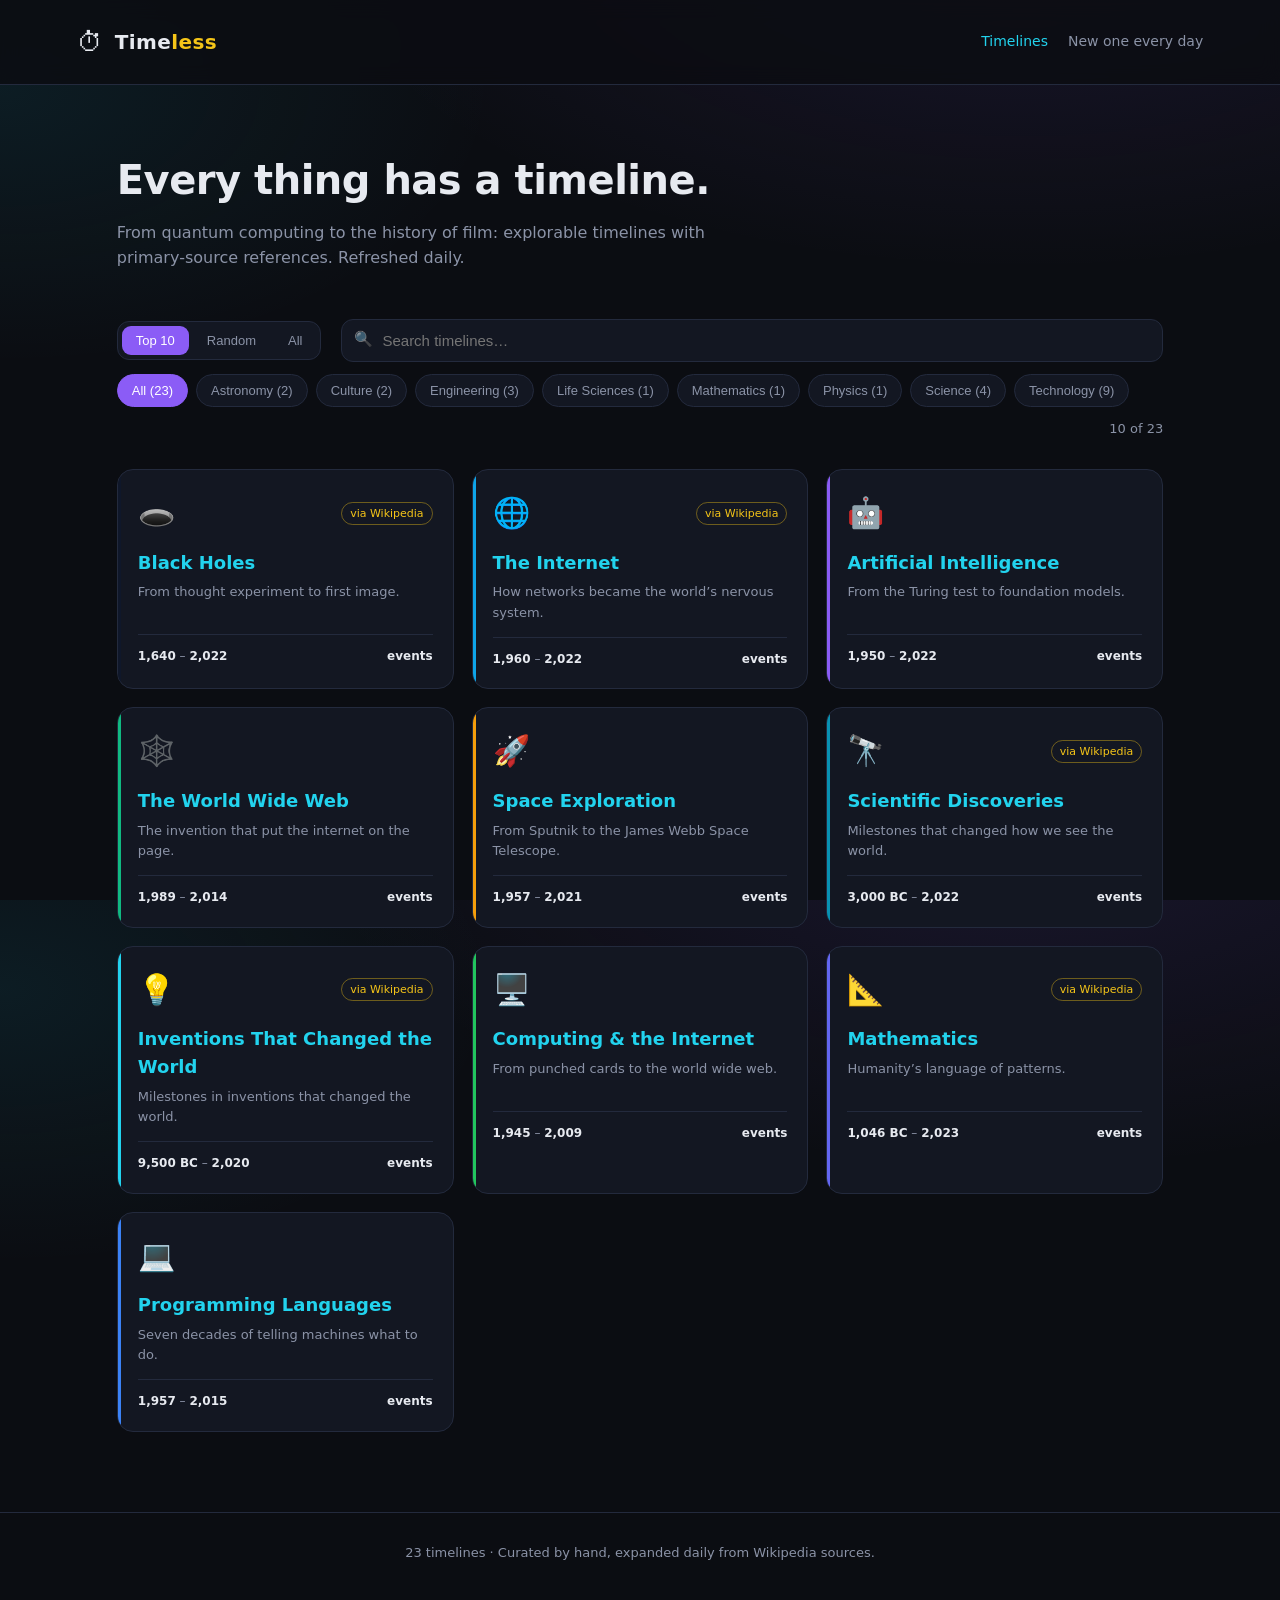
<file: index.html>
<!doctype html>
<html lang="en">
<head>
  <meta charset="utf-8" />
  <meta name="viewport" content="width=device-width, initial-scale=1" />
  <title>Timeless &mdash; timelines of everything</title>
  <meta name="description" content="Timeless: beautifully curated timelines on science, technology, history, culture and more. A new timeline every day." />
  <link rel="icon" href="data:image/svg+xml,<svg xmlns='http://www.w3.org/2000/svg' viewBox='0 0 100 100'><text y='.9em' font-size='90'>&#9201;</text></svg>" />
  <link rel="stylesheet" href="assets/style.css" />
</head>
<body>
  <header class="top">
    <div class="brand">
      <span class="logo">&#9201;</span>
      <h1>Time<span>less</span></h1>
    </div>
    <nav>
      <a href="index.html">Timelines</a>
      <span>New one every day</span>
    </nav>
  </header>

  <main>
    <section class="hero">
      <h2>Every thing has a timeline.</h2>
      <p>From quantum computing to the history of film: explorable timelines with primary-source references. Refreshed daily.</p>
    </section>

    <section class="controls">
      <div class="view-toggle" id="viewToggle" role="group" aria-label="View mode">
        <button class="view-btn active" data-view="popular">Top 10</button>
        <button class="view-btn" data-view="random">Random</button>
        <button class="view-btn" data-view="all">All</button>
      </div>
      <div class="search">
        <input id="search" type="search" placeholder="Search timelines&hellip;" autocomplete="off" />
      </div>
      <div class="chips" id="chips"></div>
      <div class="count" id="count"></div>
    </section>

    <section class="grid" id="grid"></section>
  </main>

  <footer>
    <p><span id="total"></span> &middot; Curated by hand, expanded daily from Wikipedia sources.</p>
  </footer>

  <script type="module" src="assets/common.js"></script>
  <script type="module" src="index.js"></script>
</body>
</html>
</file>
<file: assets/style.css>
:root {
  --bg: #0b0d12;
  --panel: #131722;
  --panel2: #1a2030;
  --border: #232a3d;
  --text: #e7eaf0;
  --muted: #8b93a7;
  --accent: #8b5cf6;
  --accent2: #22d3ee;
  --gold: #f5c518;
  --shadow: 0 10px 30px rgba(0, 0, 0, 0.35);
}

* { box-sizing: border-box; margin: 0; padding: 0; }

html, body { height: 100%; }

body {
  font-family: ui-sans-serif, system-ui, -apple-system, 'Segoe UI', Roboto, sans-serif;
  background:
    radial-gradient(1200px 600px at 80% -10%, rgba(139, 92, 246, 0.12), transparent 60%),
    radial-gradient(900px 500px at 0% 10%, rgba(34, 211, 238, 0.08), transparent 55%),
    var(--bg);
  color: var(--text);
  line-height: 1.55;
  min-height: 100%;
}

a { color: var(--accent2); text-decoration: none; }
a:hover { text-decoration: underline; }

header.top {
  display: flex;
  align-items: center;
  justify-content: space-between;
  gap: 16px;
  padding: 22px 6vw;
  border-bottom: 1px solid var(--border);
  position: sticky;
  top: 0;
  z-index: 20;
  background: rgba(11, 13, 18, 0.82);
  backdrop-filter: blur(10px);
}

.brand { display: flex; align-items: center; gap: 12px; }
.brand .logo { font-size: 26px; }
.brand h1 { font-size: 20px; letter-spacing: 0.4px; }
.brand h1 span { color: var(--gold); }

header.top nav { display: flex; gap: 20px; align-items: center; color: var(--muted); font-size: 14px; }

main { padding: 30px 6vw 80px; max-width: 1200px; margin: 0 auto; }

.hero { padding: 34px 0 26px; }
.hero h2 { font-size: clamp(26px, 4vw, 40px); font-weight: 800; letter-spacing: -0.5px; }
.hero p { color: var(--muted); margin-top: 10px; max-width: 640px; font-size: 16px; }

.controls {
  display: flex;
  flex-wrap: wrap;
  gap: 12px 20px;
  align-items: center;
  margin: 22px 0 30px;
}

.search {
  flex: 1 1 260px;
  position: relative;
}
.search input {
  width: 100%;
  padding: 12px 16px 12px 40px;
  border-radius: 12px;
  border: 1px solid var(--border);
  background: var(--panel);
  color: var(--text);
  font-size: 15px;
  outline: none;
}
.search input:focus { border-color: var(--accent); }
.search::before {
  content: '\1F50D';
  position: absolute;
  left: 13px;
  top: 50%;
  transform: translateY(-50%);
  font-size: 15px;
  opacity: 0.6;
}

.chips { display: flex; gap: 8px; flex-wrap: wrap; }
.chip {
  padding: 8px 14px;
  border-radius: 999px;
  border: 1px solid var(--border);
  background: var(--panel);
  color: var(--muted);
  cursor: pointer;
  font-size: 13px;
  transition: all 0.15s;
}
.chip:hover { border-color: var(--accent); color: var(--text); }
.chip.active { background: var(--accent); border-color: var(--accent); color: #fff; }

.view-toggle {
  display: inline-flex;
  gap: 4px;
  background: var(--panel);
  border: 1px solid var(--border);
  border-radius: 12px;
  padding: 4px;
}
.view-btn {
  padding: 7px 14px;
  border-radius: 9px;
  border: none;
  background: transparent;
  color: var(--muted);
  cursor: pointer;
  font-size: 13px;
  transition: all 0.15s;
}
.view-btn:hover { color: var(--text); }
.view-btn.active { background: var(--accent); color: #fff; }

.count { color: var(--muted); font-size: 13px; margin-left: auto; }

.grid {
  display: grid;
  grid-template-columns: repeat(auto-fill, minmax(280px, 1fr));
  gap: 18px;
}

.tile {
  background: var(--panel);
  border: 1px solid var(--border);
  border-radius: 16px;
  padding: 20px;
  cursor: pointer;
  position: relative;
  overflow: hidden;
  transition: transform 0.18s ease, border-color 0.18s ease, box-shadow 0.18s ease;
}
.tile:hover {
  transform: translateY(-3px);
  border-color: var(--accent);
  box-shadow: var(--shadow);
}
.tile .top {
  display: flex;
  justify-content: space-between;
  align-items: center;
}
.tile .icon { font-size: 30px; }
.tile .badge {
  font-size: 11px;
  color: var(--gold);
  border: 1px solid rgba(245, 197, 24, 0.4);
  padding: 2px 8px;
  border-radius: 999px;
}
.tile h3 { margin-top: 12px; font-size: 18px; }
.tile .tagline { color: var(--muted); font-size: 13px; margin-top: 6px; min-height: 38px; }
.tile .meta {
  display: flex;
  justify-content: space-between;
  margin-top: 14px;
  padding-top: 12px;
  border-top: 1px solid var(--border);
  color: var(--muted);
  font-size: 12px;
}
.tile .meta b { color: var(--text); font-weight: 600; }
.tile::after {
  content: '';
  position: absolute;
  left: 0; top: 0; bottom: 0;
  width: 3px;
  background: var(--tile-accent);
}

.empty { padding: 60px 0; text-align: center; color: var(--muted); }

footer { text-align: center; color: var(--muted); font-size: 13px; padding: 30px 6vw 40px; border-top: 1px solid var(--border); }

/* ------- timeline view ------- */
.tl-header { padding: 30px 0 10px; }
.tl-header .crumb a { font-size: 13px; color: var(--muted); }
.tl-header h2 { font-size: clamp(24px, 3.4vw, 36px); margin-top: 8px; }
.tl-header .tagline { color: var(--muted); margin-top: 8px; }
.tl-header .src-notes { margin-top: 14px; font-size: 13px; color: var(--muted); }
.tl-header .src-notes a { color: var(--accent2); }

.tl-toolbar {
  display: flex;
  gap: 12px;
  align-items: center;
  margin: 22px 0;
  flex-wrap: wrap;
}
.btn {
  padding: 9px 18px;
  border-radius: 10px;
  border: 1px solid var(--border);
  background: var(--panel);
  color: var(--text);
  cursor: pointer;
  font-size: 14px;
  transition: all 0.15s;
}
.btn:hover { border-color: var(--accent); }
.btn.primary { background: var(--accent); border-color: var(--accent); color: #fff; }
.btn:disabled { opacity: 0.45; cursor: not-allowed; }

.range { color: var(--muted); font-size: 13px; margin-left: auto; }
.range b { color: var(--text); }

.timeline { position: relative; padding: 10px 0 40px; }
.timeline::before {
  content: '';
  position: absolute;
  left: 118px;
  top: 0;
  bottom: 0;
  width: 2px;
  background: linear-gradient(180deg, var(--accent), var(--accent2));
  opacity: 0.6;
}

.tl-event {
  position: relative;
  margin-bottom: 8px;
  display: grid;
  grid-template-columns: 108px 26px 1fr;
  gap: 10px;
  padding: 10px 12px 10px 0;
}

.tl-event .year {
  font-size: 16px;
  font-weight: 700;
  color: var(--gold);
  text-align: right;
  padding-top: 4px;
  font-variant-numeric: tabular-nums;
}
.tl-event .dot {
  width: 13px; height: 13px;
  border-radius: 50%;
  background: var(--dot-accent, var(--accent));
  border: 3px solid var(--bg);
  box-shadow: 0 0 0 2px var(--dot-accent, var(--accent));
  margin-top: 8px;
  cursor: pointer;
  transition: transform 0.15s;
}
.tl-event:hover .dot { transform: scale(1.35); }

.tl-event .card {
  background: var(--panel);
  border: 1px solid var(--border);
  border-radius: 12px;
  padding: 14px 16px;
  transition: border-color 0.15s;
}
.tl-event:hover .card { border-color: var(--dot-accent, var(--accent)); }
.tl-event.active .card { border-color: var(--dot-accent, var(--accent)); box-shadow: 0 0 0 1px var(--dot-accent, var(--accent)); }
.tl-event .card h4 { font-size: 15px; }
.tl-event .card p { color: var(--muted); font-size: 14px; margin-top: 6px; }
.tl-event .refs { margin-top: 10px; display: flex; flex-wrap: wrap; gap: 8px; }
.tl-event .refs a {
  font-size: 12px;
  padding: 3px 10px;
  border-radius: 999px;
  border: 1px solid var(--border);
  color: var(--accent2);
}
.tl-event .refs a:hover { border-color: var(--accent2); text-decoration: none; }

@media (max-width: 640px) {
  .timeline::before { left: 20px; }
  .tl-event { grid-template-columns: 40px 18px 1fr; }
  .tl-event .year { text-align: right; font-size: 14px; }
}

.legend { display: flex; gap: 16px; color: var(--muted); font-size: 12px; margin-top: 18px; flex-wrap: wrap; }
.legend .swatch { display: inline-block; width: 10px; height: 10px; border-radius: 50%; margin-right: 6px; }

.progressbar {
  position: fixed;
  top: 0; left: 0;
  height: 3px;
  background: linear-gradient(90deg, var(--accent), var(--accent2));
  z-index: 100;
  width: 0;
  transition: width 0.2s ease;
}
</file>
